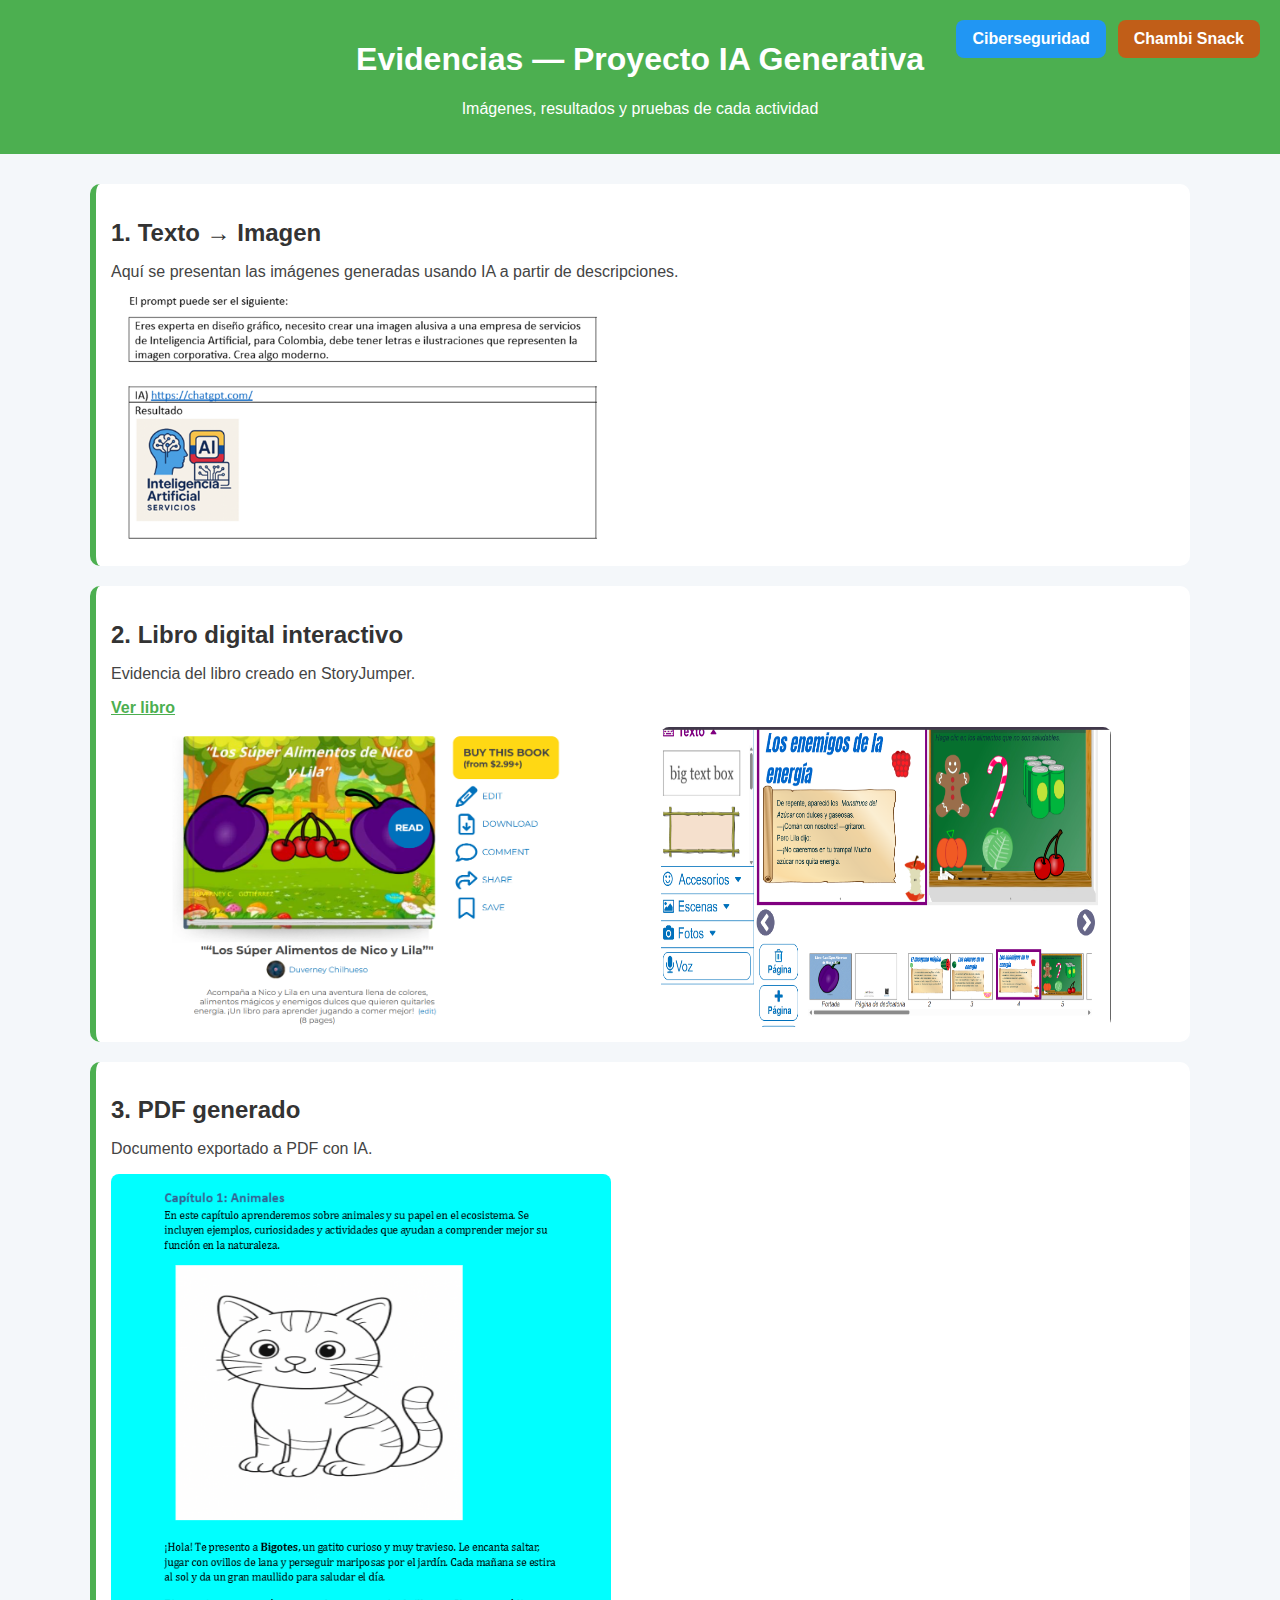
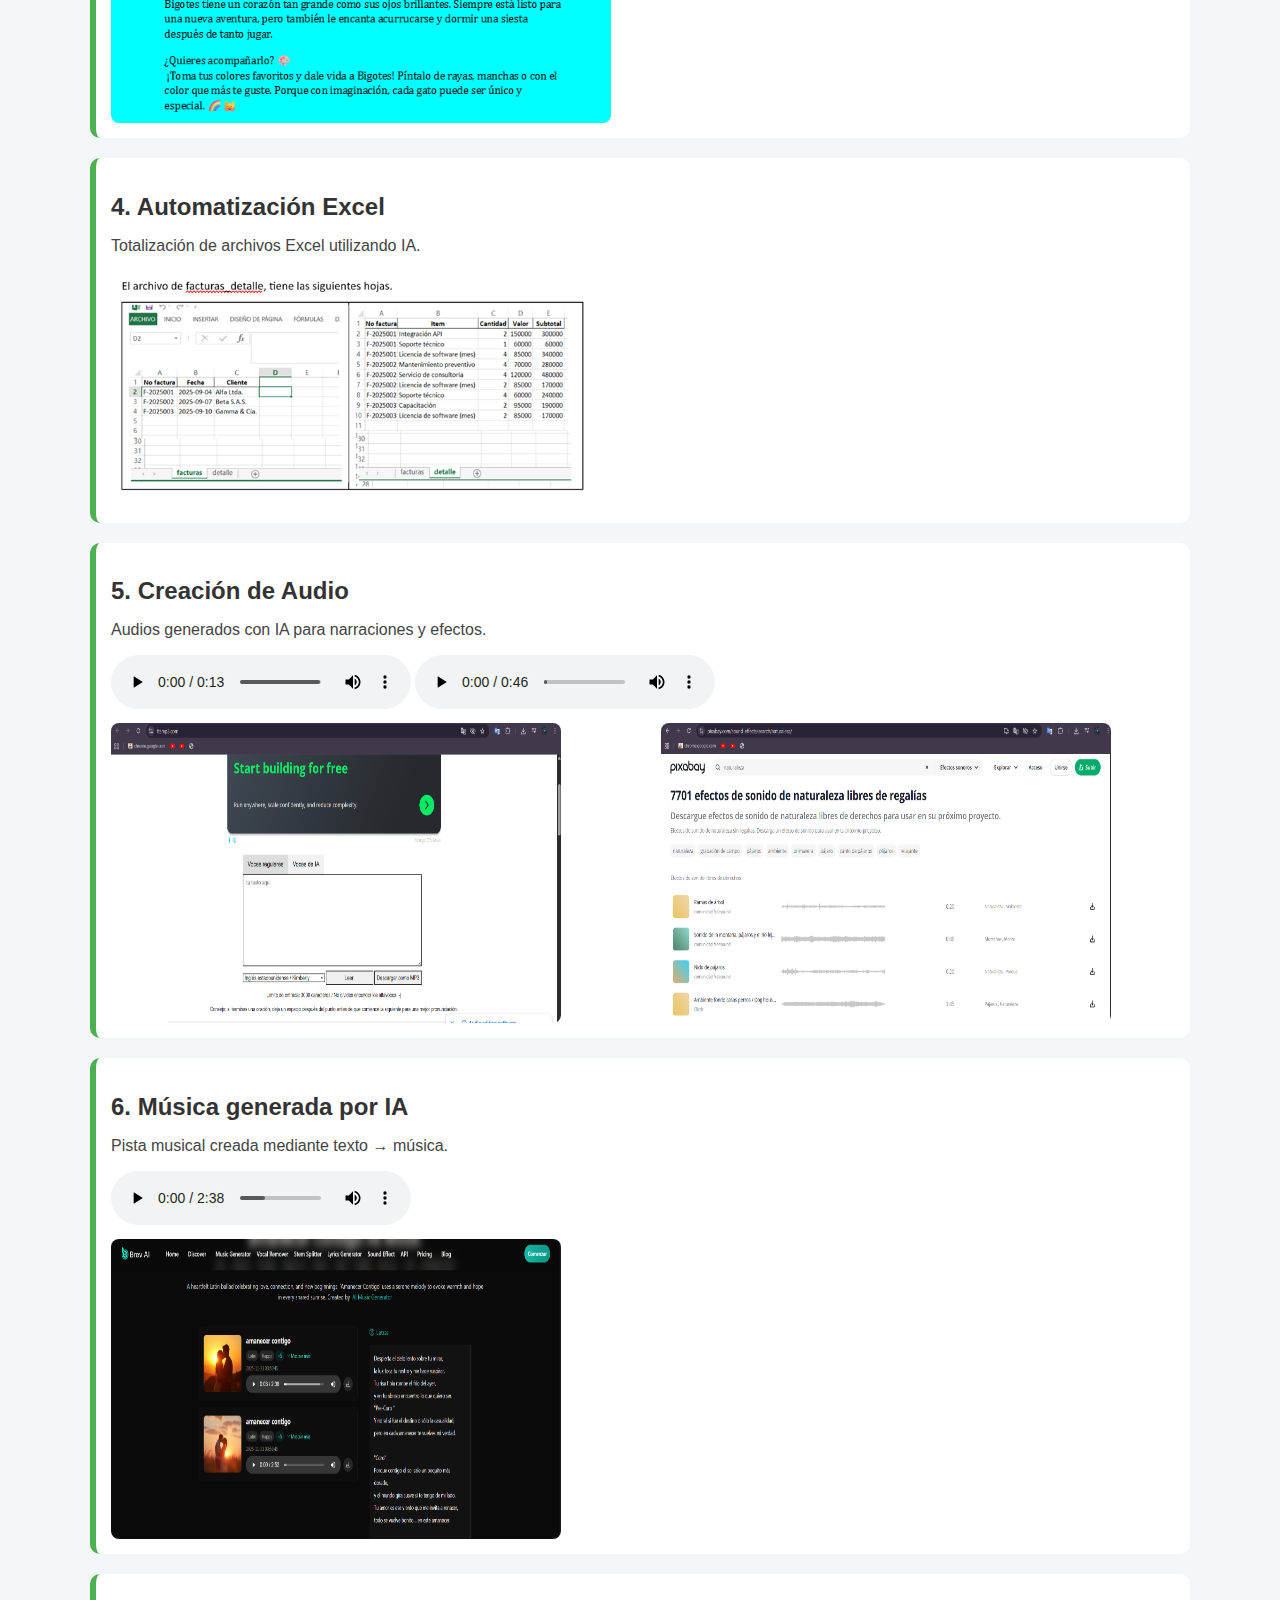
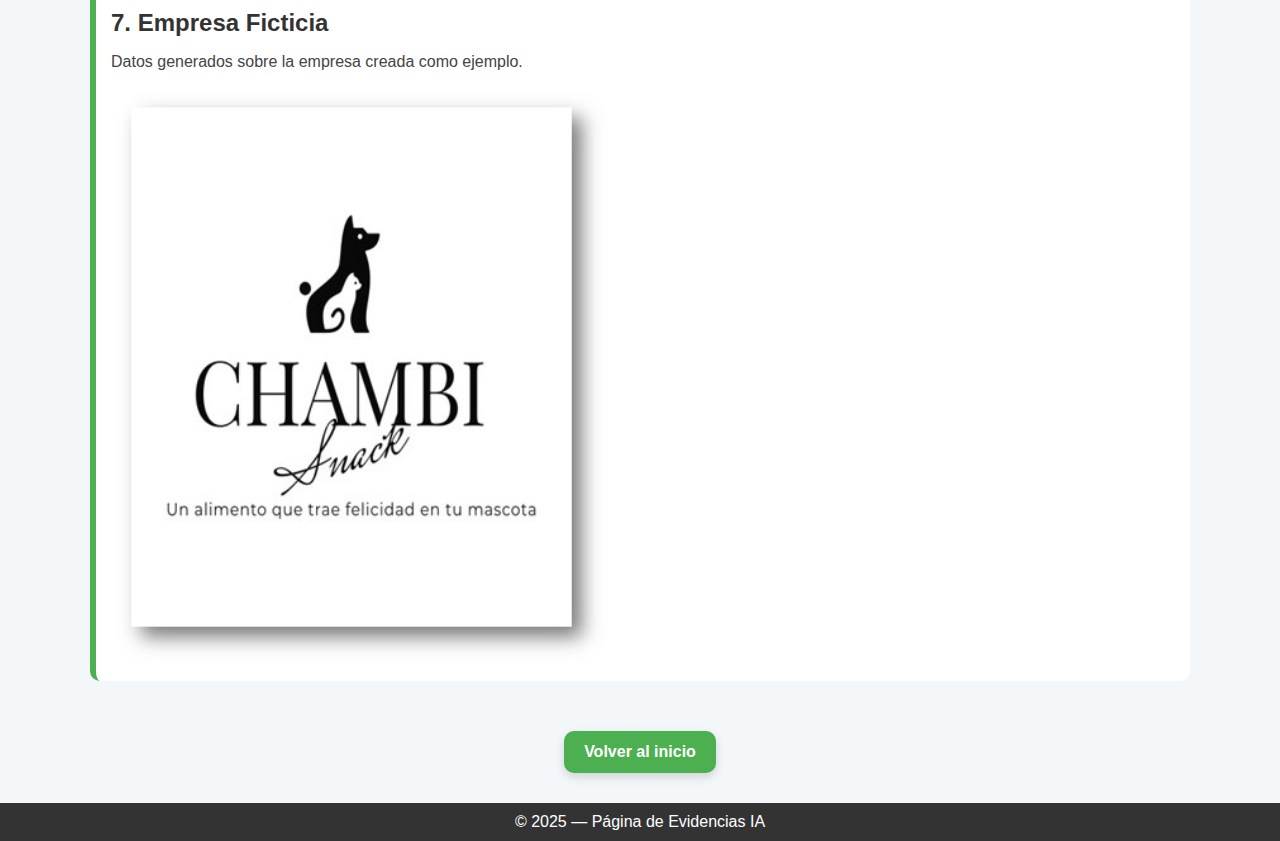
<file: ia-generativa.html>
<!doctype html>
<html lang="es">
<head>
<meta charset="utf-8">
<meta name="viewport" content="width=device-width,initial-scale=1">
<title>Evidencias — IA Generativa</title>

<style>
  body{
    font-family: Arial, sans-serif;
    background: #f4f7fa;
    margin: 0;
    padding: 0;
  }
      /* Contenedor de botones superiores */
.top-buttons {
  position: absolute;
  top: 20px;
  right: 20px;
  display: flex;
  gap: 12px;
}

/* Botón IA */
.btn-ia {
  background: #4CAF50;
  color: white;
  padding: 10px 16px;
  border-radius: 8px;
  font-weight: bold;
  text-decoration: none;
}

/* Botón Políticas */
.btn-poli {
  background: #2196F3;
  color: white;
  padding: 10px 16px;
  border-radius: 8px;
  font-weight: bold;
  text-decoration: none;
}
.btn-idx {
  background: #c15e18;
  color:white;
  padding: 10px 16px;
  border-radius: 8px;
  font-weight: bold;
  text-decoration: none;
}

/* Efectos hover */
.btn-ia:hover,
.btn-poli:hover {
  opacity: 0.85;
}

  header{
    background: #4CAF50;
    color: white;
    padding: 20px;
    text-align: center;
  }

  h2{
    color: #333;
    margin-bottom: 10px;
  }

  .container{
    max-width: 1100px;
    margin: 20px auto;
    padding: 10px;
  }

  .card{
    background: white;
    padding: 15px;
    border-radius: 10px;
    margin-bottom: 20px;
    border-left: 6px solid #4CAF50;
  }

  .card img{
    width: 100%;
    max-width: 500px;
    margin-top: 10px;
    border-radius: 8px;
    display: block;
  }
    .fila-img {
    display: flex;
    gap: 100px; /* espacio entre imágenes */
  }

  .fila-img img {
    height: 300px;
    width: 450px;      /* tamaño ajustable */
    border-radius: 8px;
  }

  .card p{
    color: #444;
  }

  .card a{
    color: #4CAF50;
    font-weight: bold;
  }

  footer{
    background: #333;
    color: white;
    padding: 10px;
    text-align: center;
    margin-top: 30px;
  }
  /* Botón inferior centrado */
.back-to-top {
  text-align: center;
  margin: 20px 0;
}

.back-to-top a {
  display: inline-block;
  background:#4CAF50 ;
  color: white;
  padding: 12px 20px;
  border-radius: 10px;
  font-weight: 700;
  text-decoration: none;
  font-size: 1rem;
  box-shadow: 0 4px 10px rgba(0,0,0,0.15);
}

.back-to-top a:hover {
  opacity: 0.85;
}
</style>

</head>

<body>
  <div class="top-buttons">
  <a href="politicas.html" class="btn-poli">Ciberseguridad</a>
  <a href="index.html"class="btn-idx">Chambi Snack</a>
</div>

<header>
  <h1>Evidencias — Proyecto IA Generativa</h1>
  <p>Imágenes, resultados y pruebas de cada actividad</p>
</header>

<div class="container">

  <!-- EJEMPLO 1 -->
  <div class="card">
    <h2>1. Texto → Imagen</h2>
    <p>Aquí se presentan las imágenes generadas usando IA a partir de descripciones.</p>
    <img src="imagenes de IAgenerativa/texto-imagen.png" alt="Evidencia de texto a imagen">
  </div>

  <!-- EJEMPLO 2 -->
  <div class="card">
    <h2>2. Libro digital interactivo</h2>
    <p>Evidencia del libro creado en StoryJumper.</p>
    <a href="https://www.storyjumper.com" target="_blank">Ver libro</a>
    <div class="fila-img">
    <img src="imagenes de IAgenerativa/story jumper.png" alt="Evidencia del libro interactivo">
    <img src="imagenes de IAgenerativa/storyjumper2.png" alt="Evidencia del libro interactivo">
    </div>
  </div>

  <!-- EJEMPLO 3 -->
  <div class="card">
    <h2>3. PDF generado</h2>
    <p>Documento exportado a PDF con IA.</p>
    <img src="imagenes de IAgenerativa/libropdf.png" alt="Evidencia del PDF">
  </div>

  <!-- EJEMPLO 4 -->
  <div class="card">
    <h2>4. Automatización Excel</h2>
    <p>Totalización de archivos Excel utilizando IA.</p>
    <img src="imagenes de IAgenerativa/factura de exel.png" alt="Evidencia Excel">
  </div>

  <!-- EJEMPLO 5 -->
  <div class="card">
    <h2>5. Creación de Audio</h2>
    <p>Audios generados con IA para narraciones y efectos.</p>
    <audio controls>
      <source src="audios de IA/texto a voz.mp3" type="audio/mpeg">
    </audio>
     <audio controls>
      <source src="audios de IA/efecto sonido.mp3" type="audio/mpeg">
    </audio>
    <div class="fila-img">
    <img src="imagenes de IAgenerativa/imaganes IA vos y efectos/texto a voz.png" alt="Evidencia audio">
    <img src="imagenes de IAgenerativa/imaganes IA vos y efectos/efecto de sonido.png" alt="Evidencia audio">
    </div>
  </div>

  <!-- EJEMPLO 6 -->
  <div class="card">
    <h2>6. Música generada por IA</h2>
    <p>Pista musical creada mediante texto → música.</p>
    <audio controls>
      <source src="audios de IA/amanecer contigo.mp3" type="audio/mpeg">
    </audio>
    <div class="fila-img">
    <img src="imagenes de IAgenerativa/de texto a musica.png" alt="Evidencia música">
    </div>
  </div>

  <!-- EJEMPLO 7 -->
  <div class="card">
    <h2>7. Empresa Ficticia</h2>
    <p>Datos generados sobre la empresa creada como ejemplo.</p>
    <img src="imagenes/Imagen1.jpg" alt="Evidencia empresa ficticia">
  </div>

</div>
  <div class="back-to-top">
    <a href="#top">Volver al inicio</a>
  </div>

<footer>
  © 2025 — Página de Evidencias IA
</footer>

</body>
</html>
</file>
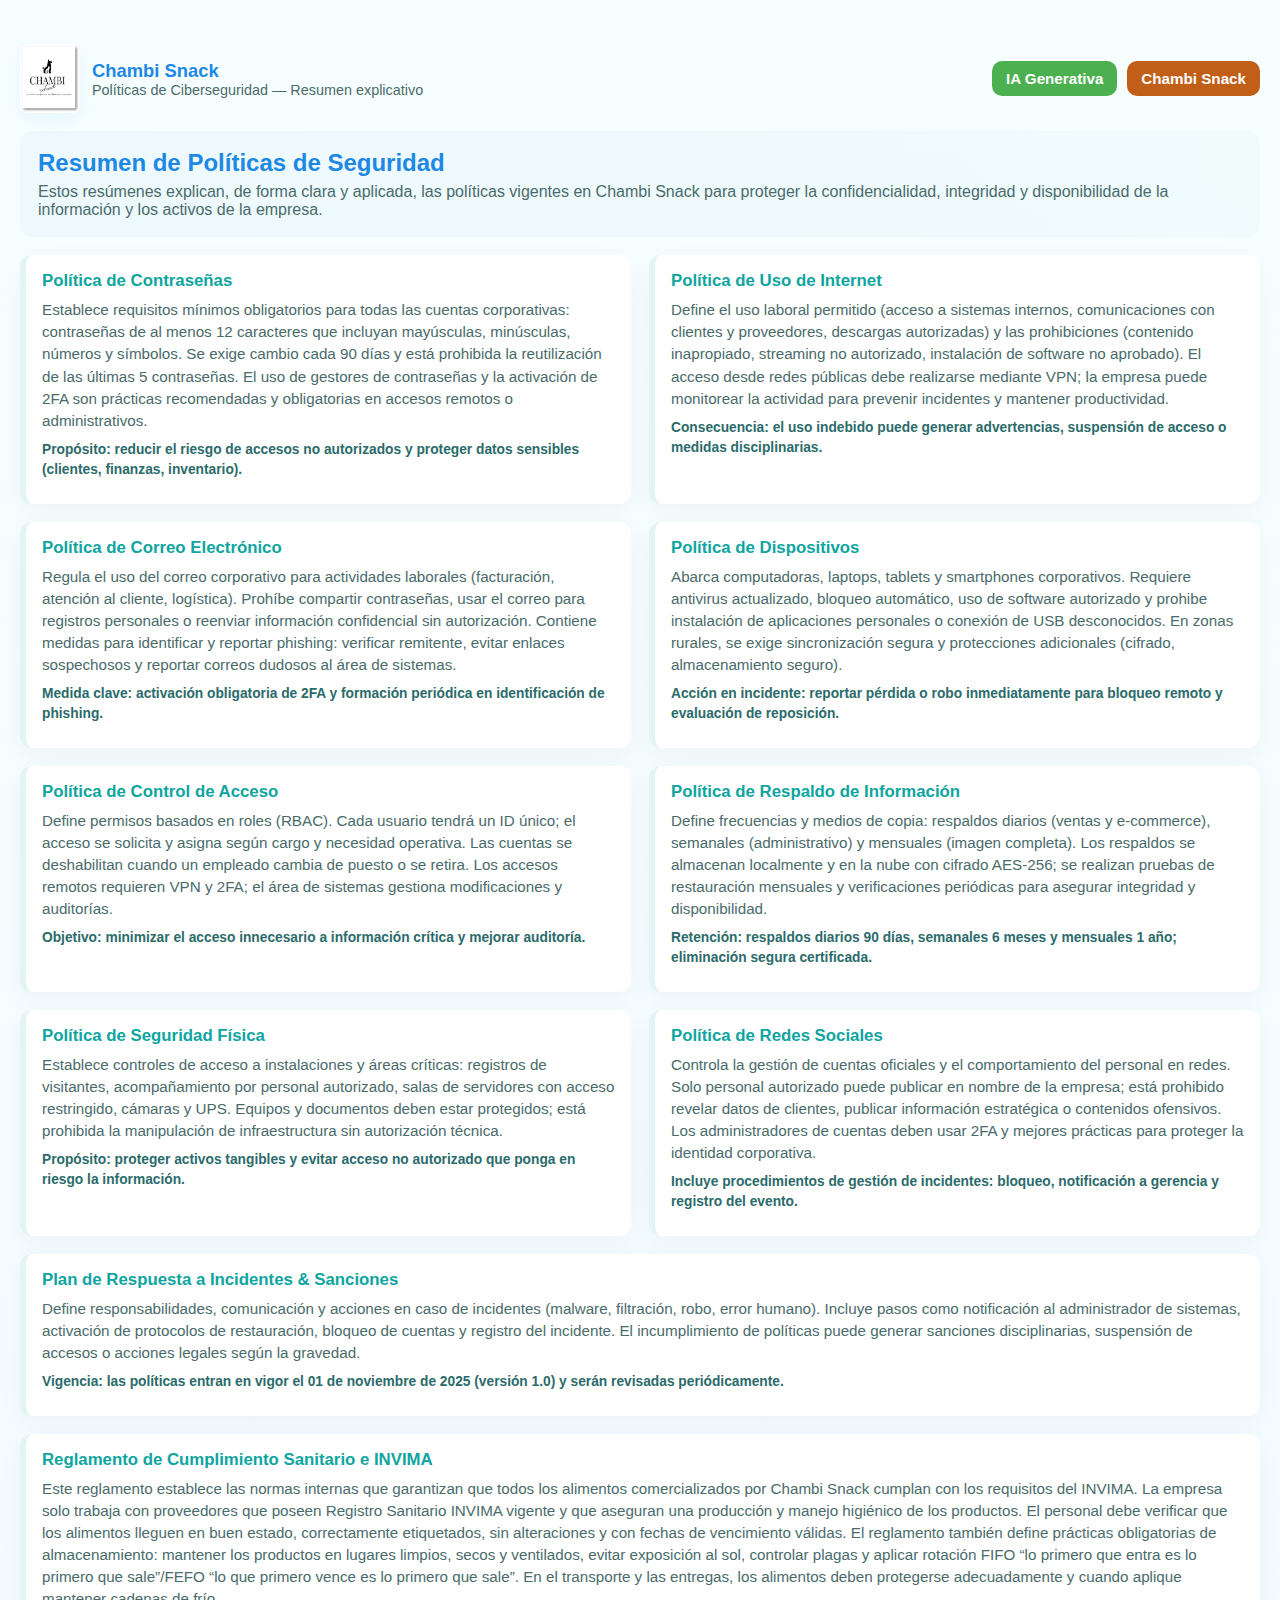
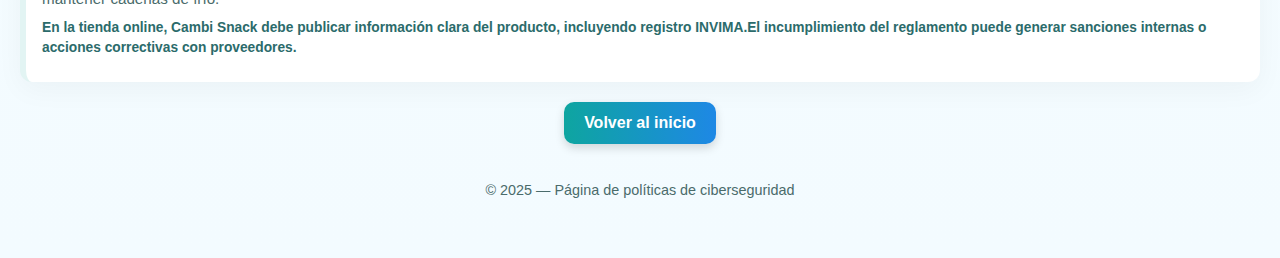
<file: politicas.html>
<!doctype html>
<html lang="es">
<head>
  <meta charset="utf-8" />
  <meta name="viewport" content="width=device-width,initial-scale=1" />
  <title>Políticas de Ciberseguridad — Chambi Snack</title>
  <meta name="description" content="Resumen de políticas de ciberseguridad de Chambi Snack: contraseñas, internet, correo, dispositivos, control de acceso, respaldo, seguridad física y redes sociales.">
  <style>
    :root{
      --bg:#f3fbff;
      --card:#ffffff;
      --text:#0f2b2b;
      --muted:#4a6b6b;
      --accent1:#0ea5a0; /* verde-azulado */
      --accent2:#1e88e5; /* azul */
      --radius:12px;
      --maxw:5100px;
      --gap:18px;
    }
    *{box-sizing:border-box}
    body{
      margin:0;
      font-family: "Segoe UI", Roboto, Arial, sans-serif;
      background: linear-gradient(180deg, #f7feff, var(--bg));
      color:var(--text);
      -webkit-font-smoothing:antialiased;
      -moz-osx-font-smoothing:grayscale;
    }
    .wrap{
      max-width:var(--maxw);
      margin:24px auto;
      padding:20px;
    }

    header{
      display:flex;
      align-items:center;
      justify-content:space-between;
      gap:12px;
      margin-bottom:18px;
    }

    .brand{
      display:flex;
      gap:12px;
      align-items:center;
    }
    .brand img{
      width:60px;
      height:auto;
      border-radius:8px;
      object-fit:cover;
      box-shadow:0 6px 20px rgba(30,136,229,0.08);
    }
    .brand h1{
      margin:0;
      font-size:1.15rem;
      color:var(--accent2);
    }
    .brand p{margin:0;color:var(--muted);font-size:0.9rem}

    /* botones superiores a la derecha */
    .top-buttons{
      display:flex;
      gap:10px;
      align-items:center;
    }
    .top-buttons a{
      text-decoration:none;
      padding:9px 14px;
      border-radius:10px;
      color:white;
      font-weight:700;
      font-size:0.95rem;
    }
    .btn-ia{background: #4CAF50}
    .btn-poli{background: #c15e18}

    /* Intro */
    .intro{
      background:linear-gradient(90deg, rgba(30,136,229,0.04), rgba(14,165,160,0.03));
      padding:18px;
      border-radius:var(--radius);
      margin-bottom:18px;
    }
    .intro h2{margin:0 0 6px 0;color:var(--accent2)}
    .intro p{margin:0;color:var(--muted)}

    /* Grid de políticas */
    .grid{
      display:grid;
      grid-template-columns: repeat(2, 1fr);
      gap:var(--gap);
      margin-top:18px;
    }

    .policy{
      background:var(--card);
      border-radius:var(--radius);
      padding:16px;
      box-shadow:0 8px 28px rgba(11,20,29,0.04);
      border-left:6px solid rgba(14,165,160,0.12);
    }

    .policy h3{
      margin:0 0 8px 0;
      color:var(--accent1);
      font-size:1.05rem;
    }
    .policy p{
      margin:0 0 8px 0;
      color:var(--muted);
      line-height:1.45;
      font-size:0.95rem;
    }
    .policy .note{font-size:0.86rem;color:#2b6b6b;font-weight:600;margin-top:8px;}

    /* full-width for some sections */
    .full{grid-column: 1 / -1;}

    footer{
      margin-top:22px;
      padding:16px;
      text-align:center;
      color:var(--muted);
      font-size:0.9rem;
    }

    /* responsive */
    @media (max-width:900px){
      .grid{grid-template-columns:1fr}
      header{flex-direction:column;align-items:flex-start;gap:12px}
      .top-buttons{align-self:stretch;justify-content:flex-end;width:100%}
    }
    /* Botón inferior centrado */
.back-to-top {
  text-align: center;
  margin: 20px 0;
}

.back-to-top a {
  display: inline-block;
  background: linear-gradient(90deg, #0ea5a0, #1e88e5);
  color: white;
  padding: 12px 20px;
  border-radius: 10px;
  font-weight: 700;
  text-decoration: none;
  font-size: 1rem;
  box-shadow: 0 4px 10px rgba(0,0,0,0.15);
}

.back-to-top a:hover {
  opacity: 0.85;
}
  </style>
</head>
<body>
  <div class="wrap">

    <header>
      <div class="brand" aria-label="Chambi Snack">
        <!-- si tienes logo, pon logo.png en la misma carpeta -->
        <img src="imagenes/Imagen1.jpg" alt="Logo Chambi Snack">
        <div>
          <h1>Chambi Snack</h1>
          <p>Políticas de Ciberseguridad — Resumen explicativo</p>
        </div>
      </div>

      <div class="top-buttons" role="navigation" aria-label="Accesos rápidos">
        <!-- Ajusta las rutas si tus archivos tienen otros nombres -->
        <a class="btn-ia" href="ia-generativa.html">IA Generativa</a>
        <a class="btn-poli" href="index.html">Chambi Snack</a>
      </div>
    </header>

    <section class="intro" aria-labelledby="intro-title">
      <h2 id="intro-title">Resumen de Políticas de Seguridad</h2>
      <p>Estos resúmenes explican, de forma clara y aplicada, las políticas vigentes en Chambi Snack para proteger la confidencialidad, integridad y disponibilidad de la información y los activos de la empresa.</p>
    </section>

    <main class="grid" role="main">
      <!-- Contraseñas -->
      <article class="policy" id="contraseñas">
        <h3>Política de Contraseñas</h3>
        <p>Establece requisitos mínimos obligatorios para todas las cuentas corporativas: contraseñas de al menos 12 caracteres que incluyan mayúsculas, minúsculas, números y símbolos. Se exige cambio cada 90 días y está prohibida la reutilización de las últimas 5 contraseñas. El uso de gestores de contraseñas y la activación de 2FA son prácticas recomendadas y obligatorias en accesos remotos o administrativos.</p>
        <p class="note">Propósito: reducir el riesgo de accesos no autorizados y proteger datos sensibles (clientes, finanzas, inventario).</p>
      </article>

      <!-- Uso de Internet -->
      <article class="policy" id="internet">
        <h3>Política de Uso de Internet</h3>
        <p>Define el uso laboral permitido (acceso a sistemas internos, comunicaciones con clientes y proveedores, descargas autorizadas) y las prohibiciones (contenido inapropiado, streaming no autorizado, instalación de software no aprobado). El acceso desde redes públicas debe realizarse mediante VPN; la empresa puede monitorear la actividad para prevenir incidentes y mantener productividad.</p>
        <p class="note">Consecuencia: el uso indebido puede generar advertencias, suspensión de acceso o medidas disciplinarias.</p>
      </article>

      <!-- Correo Electrónico -->
      <article class="policy" id="correo">
        <h3>Política de Correo Electrónico</h3>
        <p>Regula el uso del correo corporativo para actividades laborales (facturación, atención al cliente, logística). Prohíbe compartir contraseñas, usar el correo para registros personales o reenviar información confidencial sin autorización. Contiene medidas para identificar y reportar phishing: verificar remitente, evitar enlaces sospechosos y reportar correos dudosos al área de sistemas.</p>
        <p class="note">Medida clave: activación obligatoria de 2FA y formación periódica en identificación de phishing.</p>
      </article>

      <!-- Dispositivos -->
      <article class="policy" id="dispositivos">
        <h3>Política de Dispositivos</h3>
        <p>Abarca computadoras, laptops, tablets y smartphones corporativos. Requiere antivirus actualizado, bloqueo automático, uso de software autorizado y prohibe instalación de aplicaciones personales o conexión de USB desconocidos. En zonas rurales, se exige sincronización segura y protecciones adicionales (cifrado, almacenamiento seguro).</p>
        <p class="note">Acción en incidente: reportar pérdida o robo inmediatamente para bloqueo remoto y evaluación de reposición.</p>
      </article>

      <!-- Control de Acceso -->
      <article class="policy" id="control-acceso">
        <h3>Política de Control de Acceso</h3>
        <p>Define permisos basados en roles (RBAC). Cada usuario tendrá un ID único; el acceso se solicita y asigna según cargo y necesidad operativa. Las cuentas se deshabilitan cuando un empleado cambia de puesto o se retira. Los accesos remotos requieren VPN y 2FA; el área de sistemas gestiona modificaciones y auditorías.</p>
        <p class="note">Objetivo: minimizar el acceso innecesario a información crítica y mejorar auditoría.</p>
      </article>

      <!-- Respaldo de Información -->
      <article class="policy" id="respaldo">
        <h3>Política de Respaldo de Información</h3>
        <p>Define frecuencias y medios de copia: respaldos diarios (ventas y e-commerce), semanales (administrativo) y mensuales (imagen completa). Los respaldos se almacenan localmente y en la nube con cifrado AES-256; se realizan pruebas de restauración mensuales y verificaciones periódicas para asegurar integridad y disponibilidad.</p>
        <p class="note">Retención: respaldos diarios 90 días, semanales 6 meses y mensuales 1 año; eliminación segura certificada.</p>
      </article>

      <!-- Seguridad Física -->
      <article class="policy" id="seguridad-fisica">
        <h3>Política de Seguridad Física</h3>
        <p>Establece controles de acceso a instalaciones y áreas críticas: registros de visitantes, acompañamiento por personal autorizado, salas de servidores con acceso restringido, cámaras y UPS. Equipos y documentos deben estar protegidos; está prohibida la manipulación de infraestructura sin autorización técnica.</p>
        <p class="note">Propósito: proteger activos tangibles y evitar acceso no autorizado que ponga en riesgo la información.</p>
      </article>

      <!-- Redes Sociales -->
      <article class="policy" id="redes-sociales">
        <h3>Política de Redes Sociales</h3>
        <p>Controla la gestión de cuentas oficiales y el comportamiento del personal en redes. Solo personal autorizado puede publicar en nombre de la empresa; está prohibido revelar datos de clientes, publicar información estratégica o contenidos ofensivos. Los administradores de cuentas deben usar 2FA y mejores prácticas para proteger la identidad corporativa.</p>
        <p class="note">Incluye procedimientos de gestión de incidentes: bloqueo, notificación a gerencia y registro del evento.</p>
      </article>

      <!-- Control de Incidentes / Plan de respuesta (full width) -->
      <article class="policy full" id="incidentes">
        <h3>Plan de Respuesta a Incidentes & Sanciones</h3>
        <p>Define responsabilidades, comunicación y acciones en caso de incidentes (malware, filtración, robo, error humano). Incluye pasos como notificación al administrador de sistemas, activación de protocolos de restauración, bloqueo de cuentas y registro del incidente. El incumplimiento de políticas puede generar sanciones disciplinarias, suspensión de accesos o acciones legales según la gravedad.</p>
        <p class="note">Vigencia: las políticas entran en vigor el 01 de noviembre de 2025 (versión 1.0) y serán revisadas periódicamente.</p>
      </article>

      <!-- Reglamento de Cumplimiento Sanitario e INVIMA (Cambi Snack) -->
       <article class="policy full" id="incidentes">
        <h3>Reglamento de Cumplimiento Sanitario e INVIMA</h3>
        <p>Este reglamento establece las normas internas que garantizan que todos los alimentos comercializados por Chambi Snack cumplan con los requisitos del INVIMA. La empresa solo trabaja con proveedores que poseen Registro Sanitario INVIMA vigente y que aseguran una producción y manejo higiénico de los productos. El personal debe verificar que los alimentos lleguen en buen estado, correctamente etiquetados, sin alteraciones y con fechas de vencimiento válidas.
          El reglamento también define prácticas obligatorias de almacenamiento: mantener los productos en lugares limpios, secos y ventilados, evitar exposición al sol, controlar plagas y aplicar rotación FIFO “lo primero que entra es lo primero que sale”/FEFO “lo que primero vence es lo primero que sale”. En el transporte y las entregas, los alimentos deben protegerse adecuadamente y cuando aplique mantener cadenas de frío.</p>
          <p class="note">En la tienda online, Cambi Snack debe publicar información clara del producto, incluyendo registro INVIMA.El incumplimiento del reglamento puede generar sanciones internas o acciones correctivas con proveedores.</p>
        </article>


    </main>
      <div class="back-to-top">
    <a href="#top">Volver al inicio</a>
  </div>

    <footer>
  © 2025 — Página de políticas de ciberseguridad
    </footer>

  </div>
</body>
</html>
</file>
